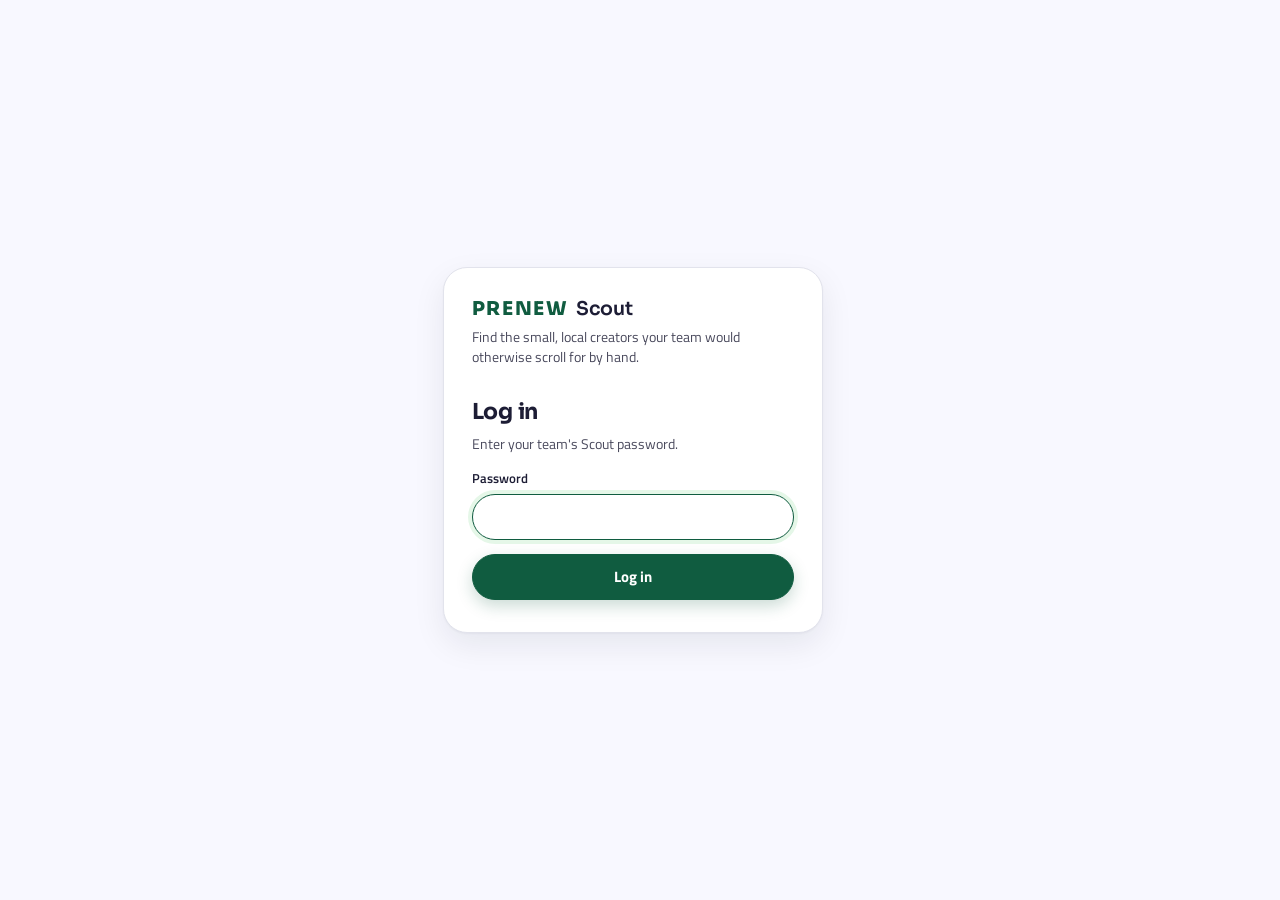
<file: static/login.html>
<!doctype html>
<html lang="en" data-ui="modern">
<head>
  <meta charset="utf-8">
  <meta name="viewport" content="width=device-width, initial-scale=1">
  <title>Prenew Scout · Log in</title>
  <meta name="description" content="Find the small, local creators your team would otherwise scroll for by hand, scored with the evidence behind every number.">
  <meta name="theme-color" content="#105c40">
  <meta property="og:title" content="Prenew Scout">
  <meta property="og:description" content="Find the small, local creators your team would otherwise scroll for by hand, scored with the evidence behind every number.">
  <meta property="og:image" content="/static/og.png">
  <meta property="og:type" content="website">
  <meta name="twitter:card" content="summary_large_image">
  <link rel="icon" href="/static/favicon.svg" type="image/svg+xml">
  <script>
    try { document.documentElement.dataset.theme = localStorage.getItem("scout.theme") === "dark" ? "dark" : "light"; }
    catch { document.documentElement.dataset.theme = "light"; }
  </script>
  <link rel="preconnect" href="https://fonts.googleapis.com">
  <link rel="preconnect" href="https://fonts.gstatic.com" crossorigin>
  <link href="https://fonts.googleapis.com/css2?family=Sora:wght@500;600;700;800&family=Titillium+Web:wght@400;600;700&display=swap" rel="stylesheet">
  <link rel="stylesheet" href="/static/app.css">
</head>
<body class="login-page">
  <form class="login-card" id="login-form">
    <span class="brand-name"><span class="brand-co">prenew </span>Scout</span>
    <p class="login-tag">Find the small, local creators your team would otherwise scroll for by hand.</p>
    <h1>Log in</h1>
    <p class="hint">Enter your team's Scout password.</p>
    <input type="text" name="username" value="Prenew Scout" autocomplete="username" hidden>
    <label class="login-field">Password
      <input type="password" id="password" name="password" autocomplete="current-password" required autofocus>
    </label>
    <button class="btn primary" type="submit" id="login-btn">Log in</button>
    <p class="login-error" id="login-error" role="alert" hidden></p>
  </form>
  <script>
    const form = document.getElementById("login-form");
    const error = document.getElementById("login-error");
    const button = document.getElementById("login-btn");
    form.addEventListener("submit", async (e) => {
      e.preventDefault();
      button.disabled = true;
      error.hidden = true;
      try {
        const r = await fetch("/api/login", {
          method: "POST",
          headers: { "Content-Type": "application/json" },
          body: JSON.stringify({ password: document.getElementById("password").value }),
        });
        if (r.ok) return location.replace("/");
        let message = "Wrong password";
        try { message = (await r.json()).detail || message; } catch { /* not JSON */ }
        error.textContent = message;
      } catch {
        error.textContent = "Can't reach Scout. Check your connection and try again.";
      }
      error.hidden = false;
      button.disabled = false;
      document.getElementById("password").select();
    });
  </script>
</body>
</html>
</file>
<file: static/app.css>
:root {
  --bg: #f6f5f1;
  --surface: #ffffff;
  --surface-2: #eeede8;
  --text: #16161a;
  --muted: #6c6c75;
  --line: #e3e1da;
  --accent: #ff4d2e;
  --accent-ink: #ffffff;
  --accent-soft: #fdece8;
  --good: #16a34a;
  --good-bg: #e6f5eb;
  --good-ink: #166534;
  --warn: #b7791f;
  --warn-bg: #fbf1dc;
  --warn-ink: #7c5300;
  --bad: #dc2626;
  --low-bg: #efefec;
  --sel: #eef3ff;
  --shadow: 0 1px 2px rgba(20, 20, 30, .05), 0 10px 28px rgba(20, 20, 30, .10);
  --yt: #ff0033;
  --ig: #d62976;
  --radius: 12px;
  --font-display: "Bangers", "Inter", system-ui, sans-serif;  /* comic/game titles; body text stays plain */
  --pop: 3px 3px 0 var(--text);  /* the comic-book offset shadow */
  --top: 56px;
  --viz-1: #2a78d6;    /* chart data (validated for light and dark surfaces) */
  --viz-muted: #8a8a93;
}

/* Dark only when chosen with the theme switch (html[data-theme="dark"]); light projects better, so it's the default */
:root[data-theme="dark"] {
  --bg: #111113;
  --surface: #19191c;
  --surface-2: #232327;
  --text: #efeff2;
  --muted: #a0a0aa;
  --line: #2e2e34;
  --accent-soft: #3a1d17;
  --good-bg: #16301f;
  --good-ink: #86efac;
  --warn-bg: #3a2c10;
  --warn-ink: #fcd34d;
  --low-bg: #2a2a2f;
  --sel: #1d2437;
  --shadow: 0 1px 2px rgba(0, 0, 0, .3), 0 10px 28px rgba(0, 0, 0, .45);
  --viz-1: #3987e5;
}

* { box-sizing: border-box; }
html, body { margin: 0; }
body {
  font-family: "Inter", "Segoe UI", system-ui, -apple-system, sans-serif;
  background: var(--bg);
  color: var(--text);
  font-size: 14.5px;
  line-height: 1.5;
  -webkit-font-smoothing: antialiased;
}
button, input, select, textarea { font: inherit; color: inherit; }
a { color: inherit; }
[hidden] { display: none !important; }
.ico { width: 16px; height: 16px; flex: none; }
.muted { color: var(--muted); }
.small { font-size: 12.5px; }
.spacer { flex: 1; }
kbd {
  font-family: inherit; font-size: 11px; color: var(--muted); border: 1px solid var(--line); border-bottom-width: 2px;
  border-radius: 5px; padding: 0 5px; background: var(--surface);
}

/* ---------- Top bar ---------- */
.topbar { position: sticky; top: 0; z-index: 20; background: var(--surface); border-bottom: 1px solid var(--line); }
.topbar-inner { max-width: 1440px; margin: 0 auto; height: var(--top); display: flex; align-items: center; gap: 24px; padding: 0 24px; }
.brand { display: flex; align-items: center; gap: 10px; text-decoration: none; }
.brand-mark {
  width: 32px; height: 32px; border-radius: 9px; display: grid; place-items: center;
  background: var(--accent); color: #fff; font-family: var(--font-display); font-size: 22px;
  transform: rotate(-6deg); box-shadow: 2px 2px 0 var(--text); transition: transform .2s;
}
.brand:hover .brand-mark { transform: rotate(8deg) scale(1.08); }
.brand-name { font-family: var(--font-display); font-size: 27px; letter-spacing: 1.5px; line-height: 1; text-transform: uppercase; }
.brand-co { display: none; }  /* "prenew" shows only in the modern look */
.tabs { display: flex; gap: 2px; }
.tab {
  border: 0; background: none; padding: 7px 12px; border-radius: 8px; cursor: pointer;
  font-weight: 600; color: var(--muted); display: flex; align-items: center; gap: 6px;
}
.tab:hover, .tab.on { color: var(--text); background: var(--surface-2); }
.count {
  min-width: 18px; height: 18px; padding: 0 5px; border-radius: 9px; font-size: 11px; font-weight: 700;
  display: inline-grid; place-items: center; background: var(--text); color: var(--bg);
}
.company-menu { margin-left: auto; position: relative; }
.company-btn {
  display: flex; align-items: center; gap: 6px; border: 1px solid var(--line); background: var(--surface);
  padding: 6px 10px 6px 12px; border-radius: 8px; cursor: pointer; font-weight: 600;
}
.company-btn:hover { border-color: var(--muted); }
.menu {
  position: absolute; right: 0; top: calc(100% + 6px); min-width: 240px; padding: 5px; z-index: 50;
  background: var(--surface); border: 1px solid var(--line); border-radius: 10px; box-shadow: var(--shadow);
}
.menu button {
  width: 100%; text-align: left; border: 0; background: none; padding: 8px 10px; border-radius: 7px;
  cursor: pointer; display: flex; align-items: center; gap: 8px;
}
.menu button:hover { background: var(--surface-2); }
.menu .sep { height: 1px; background: var(--line); margin: 5px 4px; }
.menu .check-mark { margin-left: auto; color: var(--accent); font-weight: 700; }

.icon-btn {
  width: 34px; height: 34px; border-radius: 8px; border: 1px solid var(--line); background: var(--surface);
  display: grid; place-items: center; cursor: pointer; color: var(--muted); flex: none;
}
.icon-btn:hover:not(:disabled) { color: var(--text); border-color: var(--muted); }
.icon-btn:disabled { opacity: .35; cursor: default; }
.icon-btn.small { width: 28px; height: 28px; border-radius: 7px; }

.setup-warning {
  max-width: 1392px; margin: 14px auto 0; padding: 8px 10px 8px 14px; border-radius: 10px;
  background: var(--accent-soft); border: 1px solid var(--accent); font-size: 13.5px;
  width: calc(100% - 48px); display: flex; align-items: center; justify-content: space-between; gap: 12px;
}

/* ---------- Buttons, chips, inputs ---------- */
.btn {
  display: inline-flex; align-items: center; justify-content: center; gap: 6px; cursor: pointer;
  border: 1px solid var(--line); background: var(--surface); padding: 8px 14px; border-radius: 8px;
  font-weight: 600; text-decoration: none; white-space: nowrap; font-size: 13.5px;
}
.btn:hover:not(:disabled) { border-color: var(--muted); }
.btn:disabled { opacity: .55; cursor: not-allowed; }
.btn.primary {
  background: var(--accent); border-color: var(--text); color: var(--accent-ink); box-shadow: var(--pop);
  transition: transform .08s, box-shadow .08s;
}
.btn.primary:hover:not(:disabled) { transform: translate(-1px, -1px); box-shadow: 4px 4px 0 var(--text); }
.btn.primary:active:not(:disabled) { transform: translate(2px, 2px); box-shadow: 1px 1px 0 var(--text); }
.btn.dark { background: var(--text); border-color: var(--text); color: var(--bg); }
.btn.accent { border-color: var(--accent); color: var(--accent); }
.btn.accent .ico { color: var(--accent); }
.btn.link { border: 0; background: none; padding: 4px 2px; color: var(--muted); text-decoration: underline; font-weight: 500; }
.btn.link:hover { color: var(--text); }
.btn.small { padding: 5px 10px; font-size: 12.5px; border-radius: 7px; }
.btn.danger { color: var(--bad); }

.chips { display: flex; flex-wrap: wrap; gap: 6px; }
.chip {
  display: inline-flex; align-items: center; gap: 5px; border: 1px solid var(--line); background: var(--surface);
  height: 28px; padding: 0 11px; border-radius: 999px; cursor: pointer; font-size: 13px; font-weight: 500; white-space: nowrap;
}
.chip:hover { border-color: var(--muted); }
.chip.on { background: var(--text); color: var(--bg); border-color: var(--text); }
.chip:disabled { opacity: .45; cursor: not-allowed; }
.chip.ghost { border-style: dashed; color: var(--muted); background: none; }
.chip.ghost:hover { color: var(--text); border-color: var(--text); }
.chip .x-mark { opacity: .6; font-size: 14px; line-height: 1; }
.small-chip { height: 26px; padding: 0 10px; font-size: 12.5px; }
.chip-select {
  height: 28px; border: 1px dashed var(--line); border-radius: 999px; padding: 0 10px; background: none; color: var(--muted);
  font-size: 13px; cursor: pointer;
}
.chip-select:hover { color: var(--text); border-color: var(--text); }
#market-add { max-width: 140px; }
select { border: 1px solid var(--line); background: var(--surface); border-radius: 8px; padding: 6px 8px; cursor: pointer; }
/* The open list of a dropdown. Chrome paints it with the select's own colours, so a see-through select (the
   dashed "+ All markets" picker) showed light grey names on a white list in dark mode. */
select option { background-color: var(--surface); color: var(--text); }
input[type=range] { accent-color: var(--accent); width: 100%; }
.check { display: flex; align-items: center; gap: 7px; font-size: 13.5px; cursor: pointer; }
.check input { width: 15px; height: 15px; accent-color: var(--accent); }
.hint { font-size: 12.5px; color: var(--muted); display: flex; align-items: center; gap: 6px; margin: 0; }

.seg { display: inline-flex; border: 1px solid var(--line); border-radius: 8px; overflow: hidden; background: var(--surface); }
.seg button {
  border: 0; background: none; padding: 0 11px; height: 28px; cursor: pointer; font-size: 13px; font-weight: 500;
  display: inline-flex; align-items: center; gap: 5px; color: var(--muted);
}
.seg button + button { border-left: 1px solid var(--line); }
.seg button:hover { color: var(--text); }
.seg button.on { background: var(--text); color: var(--bg); }
.seg button .ico { width: 14px; height: 14px; }
.seg.small button { height: 26px; font-size: 12.5px; }

/* ---------- Page ---------- */
.page { max-width: 1440px; margin: 0 auto; padding: 20px 24px 60px; transition: margin .15s; }

.searchbox { display: flex; flex-direction: column; gap: 10px; }
.search-row { display: flex; gap: 10px; align-items: stretch; }
.search-wrap { flex: 1; position: relative; min-width: 0; }
.search {
  display: flex; align-items: center; gap: 10px; padding: 0 14px; height: 44px;
  background: var(--surface); border: 1px solid var(--line); border-radius: 10px;
  transition: border-color .15s, box-shadow .15s;
}
.search:focus-within { border-color: var(--text); box-shadow: 0 0 0 3px var(--surface-2); }
.search .ico { color: var(--muted); }
.search input { flex: 1; border: 0; outline: 0; background: none; font-size: 15px; min-width: 0; }
.search-row > .btn { height: 44px; padding: 0 20px; font-family: var(--font-display); font-size: 20px; font-weight: 400; letter-spacing: 1px; }
.understood { margin: -2px 0 0; font-size: 13px; display: flex; flex-wrap: wrap; align-items: center; gap: 4px 6px; }
.understood .dot-sep { color: var(--muted); }
.understood .thinking { display: inline-flex; align-items: center; gap: 6px; color: var(--muted); }

.recent {
  position: absolute; left: 0; right: 0; top: calc(100% + 4px); z-index: 45; padding: 5px;
  background: var(--surface); border: 1px solid var(--line); border-radius: 10px; box-shadow: var(--shadow);
}
.recent-head { font-size: 11.5px; font-weight: 600; color: var(--muted); padding: 4px 8px; text-transform: uppercase; letter-spacing: .04em; }
.recent button {
  width: 100%; border: 0; background: none; text-align: left; padding: 7px 8px; border-radius: 7px; cursor: pointer;
  display: flex; justify-content: space-between; gap: 12px;
}
.recent button:hover { background: var(--surface-2); }
.recent small { color: var(--muted); white-space: nowrap; }

/* Filter bar: one wrapping row */
.filterbar { display: flex; flex-wrap: wrap; align-items: center; gap: 8px 20px; }
.fgroup { display: flex; align-items: center; gap: 7px; min-width: 0; }
.fgroup.push { margin-left: auto; }
.flabel { font-size: 12px; font-weight: 600; color: var(--muted); }
.fbody { display: flex; flex-wrap: wrap; align-items: center; gap: 5px; }
.fbtn {
  height: 28px; display: inline-flex; align-items: center; gap: 5px; padding: 0 9px 0 11px; border-radius: 8px;
  border: 1px solid var(--line); background: var(--surface); cursor: pointer; font-size: 13px; font-weight: 500;
}
.fbtn:hover { border-color: var(--muted); }
.fbtn.on { border-color: var(--text); }
.fbtn .count { background: var(--accent); color: #fff; }

.pop-anchor { position: relative; display: inline-flex; }
.pop {
  position: absolute; left: 0; top: calc(100% + 6px); z-index: 40; min-width: 320px; padding: 14px;
  background: var(--surface); border: 1px solid var(--line); border-radius: 12px; box-shadow: var(--shadow);
  display: flex; flex-direction: column; gap: 10px;
}
.pop-right { left: auto; right: 0; }
.pop.wide { width: min(720px, calc(100vw - 32px)); display: grid; grid-template-columns: 1fr 1fr; gap: 16px 28px; }
.pop-foot { grid-column: 1 / -1; display: flex; justify-content: flex-end; border-top: 1px solid var(--line); padding-top: 8px; }
.pop-input {
  border: 1px solid var(--line); background: var(--bg); border-radius: 8px; padding: 7px 10px; outline: none; width: 100%;
}
.pop-input:focus { border-color: var(--text); }
#tag-pop { width: 360px; }
.adv-group { display: flex; flex-direction: column; gap: 12px; min-width: 0; }
.adv-group h5 { margin: 0; font-size: 13px; }
.adv-row { display: grid; grid-template-columns: 1fr 1fr; gap: 10px; }
.adv-field { display: flex; flex-direction: column; gap: 6px; min-width: 0; }
.adv-field select { width: 100%; }
.adv-group > .check { align-items: flex-start; }
.adv-group > .check input { margin-top: 2px; }
.adv-label { font-size: 12px; font-weight: 600; color: var(--muted); }
.adv-label b { color: var(--text); }
.toggles { display: grid; grid-template-columns: 1fr 1fr; gap: 6px; }

/* Size slider (log-ish stops from 0 to 5M+) */
.range { position: relative; height: 26px; }
.range-track {
  position: absolute; left: 9px; right: 9px; top: 50%; height: 4px; transform: translateY(-50%);
  background: var(--surface-2); border-radius: 2px;
}
.range-track i { position: absolute; top: 0; bottom: 0; background: var(--accent); border-radius: 2px; }
.range input[type=range] {
  position: absolute; inset: 0; width: 100%; height: 26px; margin: 0; background: none;
  pointer-events: none; -webkit-appearance: none; appearance: none;
}
.range input[type=range]::-webkit-slider-runnable-track { background: none; height: 26px; }
.range input[type=range]::-webkit-slider-thumb {
  pointer-events: auto; -webkit-appearance: none; appearance: none; width: 18px; height: 18px; margin-top: 4px;
  border-radius: 50%; background: var(--surface); border: 2px solid var(--text); cursor: grab;
}
.range input[type=range]::-moz-range-thumb {
  pointer-events: auto; width: 14px; height: 14px; border-radius: 50%; background: var(--surface);
  border: 2px solid var(--text); cursor: grab;
}
.range-scale { position: relative; height: 14px; margin: 0 9px; font-size: 11px; color: var(--muted); }
.range-scale span { position: absolute; transform: translateX(-50%); }
.range-scale span:nth-child(1) { left: 0; }
.range-scale span:nth-child(2) { left: 33.33%; }
.range-scale span:nth-child(3) { left: 58.33%; }
.range-scale span:nth-child(4) { left: 83.33%; }
.range-scale span:nth-child(5) { left: 100%; }

/* ---------- Search progress ---------- */
.job {
  margin-top: 16px; padding: 14px 16px; border-radius: 14px; background: var(--surface);
  border: 1.5px solid var(--text); box-shadow: 4px 4px 0 var(--text);
}
.job-top { display: flex; align-items: center; gap: 10px; flex-wrap: wrap; }
.job-top strong { font-size: 13.5px; }
.job-top .muted { font-size: 13px; }
.jdot { width: 8px; height: 8px; border-radius: 50%; background: var(--muted); }
.jdot.done { background: var(--good); }
.jdot.error { background: var(--bad); }
.bar { height: 4px; background: var(--surface-2); border-radius: 2px; overflow: hidden; margin: 10px 0 6px; }
.bar i { display: block; height: 100%; background: var(--accent); border-radius: 2px; transition: width .6s ease; }
.job details summary { cursor: pointer; font-size: 12.5px; color: var(--muted); }
.steps { list-style: none; margin: 8px 0 0; padding: 0; display: flex; flex-direction: column; gap: 4px; font-size: 12.5px; }
.steps li { display: flex; align-items: center; gap: 6px; color: var(--muted); }
.steps li em { font-style: normal; opacity: .85; }
.steps .dot { width: 7px; height: 7px; border-radius: 50%; background: var(--line); flex: none; }
.steps .running { color: var(--text); }
.steps .running .dot { background: var(--accent); animation: pulse 1s infinite; }
.steps .done .dot { background: var(--good); }
.steps .error .dot { background: var(--bad); }
.steps .error { color: var(--bad); }
.steps .skipped { opacity: .65; }
.err-line { color: var(--bad); margin: 8px 0 0; font-size: 13px; }
.spinner {
  display: inline-block; width: 14px; height: 14px; border-radius: 50%; border: 2px solid var(--surface-2);
  border-top-color: var(--accent); animation: spin .8s linear infinite; flex: none;
}
@keyframes spin { to { transform: rotate(360deg); } }
@keyframes pulse { 50% { opacity: .3; } }

/* ---------- Results ---------- */
.results-head { display: flex; align-items: center; gap: 12px; margin: 18px 0 10px; font-size: 13.5px; color: var(--muted); flex-wrap: wrap; }
.results-head > span:first-child { flex: 1; display: flex; align-items: center; gap: 6px; flex-wrap: wrap; }
.results-head b { color: var(--text); }
.sort { display: flex; align-items: center; gap: 6px; }
.downloads { display: inline-flex; gap: 6px; }

.table-wrap { overflow-x: auto; background: var(--surface); border: 1px solid var(--line); border-radius: var(--radius); }
table { width: 100%; border-collapse: collapse; font-size: 13.5px; }
th {
  text-align: left; font-size: 11.5px; letter-spacing: .02em; color: var(--muted); font-weight: 600;
  padding: 10px 12px; border-bottom: 1px solid var(--line); white-space: nowrap; background: var(--surface);
}
th .ico { width: 14px; height: 14px; vertical-align: -2px; }
td { padding: 10px 12px; border-bottom: 1px solid var(--line); vertical-align: middle; white-space: nowrap; }
tr:last-child td { border-bottom: 0; }
.list tbody tr { cursor: pointer; }
.list tbody tr:hover { background: var(--bg); }
.list tbody tr.sel { background: var(--sel); }
.list tbody tr.open { background: var(--accent-soft); }
.list tbody tr.cur td:first-child { box-shadow: inset 2px 0 0 var(--accent); }
.num { text-align: right; font-variant-numeric: tabular-nums; }
th.num { text-align: right; }
.c-sel { width: 34px; padding-right: 0; }
.c-sel input { width: 15px; height: 15px; accent-color: var(--accent); cursor: pointer; }
.c-who { width: 100%; max-width: 0; }
.c-icon { width: 34px; text-align: center; padding-left: 4px; padding-right: 4px; }
.c-mkt { color: var(--muted); font-size: 13px; }
.trend { font-size: 12px; margin-left: 4px; }
.legend {
  display: flex; flex-wrap: wrap; gap: 4px 18px; margin: -2px 0 10px; font-size: 12.5px; color: var(--muted);
}
.legend b { color: var(--text); font-weight: 600; }
.legend-ring { display: inline-flex; align-items: center; gap: 5px; }
.legend-ring .ring { --rs: 20px; --rw: 4; }
.legend-ring .ring b { display: none; }
.who { display: flex; align-items: center; gap: 10px; min-width: 0; }
.who-text { min-width: 0; flex: 1; }
.who-name { display: flex; align-items: center; gap: 6px; min-width: 0; }
.who-name b { font-weight: 600; overflow: hidden; text-overflow: ellipsis; }
.who-sum { color: var(--muted); font-size: 12.5px; overflow: hidden; text-overflow: ellipsis; margin-top: 1px; }
.av, .initials { width: 36px; height: 36px; border-radius: 50%; object-fit: cover; flex: none; background: var(--surface-2); }
.initials { display: inline-grid; place-items: center; color: #fff; font-weight: 700; font-size: 12px; }
.plat { display: inline-grid; place-items: center; flex: none; }
.plat .ico { width: 14px; height: 14px; }
.plat-youtube { color: var(--yt); }
.plat-instagram { color: var(--ig); }
.mail { color: var(--muted); display: inline-grid; }
.up { color: var(--good); }
.down { color: var(--bad); }

/* Score rings: the circle fills up to the score; green / amber / grey like the scores; dashed track = quick estimate */
.ring { --rs: 34px; --rw: 3.4; position: relative; display: inline-grid; place-items: center; width: var(--rs); height: var(--rs); flex: none; vertical-align: middle; }
.ring-sm { --rs: 42px; --rw: 3.2; }
.ring-lg { --rs: 68px; --rw: 3; }
.ring svg { position: absolute; inset: 0; width: 100%; height: 100%; transform: rotate(-90deg); overflow: visible; }
.ring-track { fill: none; stroke: var(--line); stroke-width: var(--rw); }
.ring-bar { fill: none; stroke: #a1a1aa; stroke-width: var(--rw); stroke-linecap: round; }
.ring-hi .ring-bar { stroke: var(--good); }
.ring-mid .ring-bar { stroke: var(--warn); }
.ring-lo .ring-bar { stroke: #a1a1aa; }
.ring.quick .ring-track { stroke: var(--quick-track, #c9c7c1); stroke-dasharray: 2 2.6; }
.ring.low { opacity: .7; }
.ring b { position: relative; font-weight: 800; font-size: calc(var(--rs) * .34); letter-spacing: -.02em; font-variant-numeric: tabular-nums; line-height: 1; }
.ring-lg b { font-size: 24px; }
.d-scores .ring-bar { animation: ring-in .8s ease-out; }
@keyframes ring-in { from { stroke-dasharray: 0 100; } }
.s-hi { background: var(--good-bg); color: var(--good-ink); }
.s-mid { background: var(--warn-bg); color: var(--warn-ink); }
.s-lo, .s-none { background: var(--low-bg); color: var(--muted); }

.tag {
  display: inline-flex; align-items: center; height: 18px; padding: 0 6px; border-radius: 5px; font-size: 11px;
  font-weight: 600; background: var(--surface-2); color: var(--muted); white-space: nowrap; flex: none;
}
.tag.partner { background: var(--good-bg); color: var(--good-ink); }
.tag.gem { background: #e8efff; color: #1d4ed8; }
.tag.deep { background: var(--text); color: var(--bg); }
:root[data-theme="dark"] .tag.gem { background: #1e2a4a; color: #93b4ff; }

.star { border: 0; background: none; cursor: pointer; color: var(--muted); display: inline-grid; place-items: center; padding: 3px; border-radius: 6px; }
.star:hover { color: var(--text); background: var(--surface-2); }
.star.on { color: var(--accent); }

/* Posters: the creator's image, Fit and Quality on it, a summary on hover */
.posters { display: grid; grid-template-columns: repeat(auto-fill, minmax(178px, 1fr)); gap: 26px 18px; }
.card { cursor: pointer; outline: none; min-width: 0; }
.cover {
  position: relative; aspect-ratio: 3 / 4; border-radius: var(--radius); overflow: hidden; background: var(--surface-2);
  box-shadow: 0 1px 2px rgba(0, 0, 0, .08); transition: transform .18s ease, box-shadow .18s ease;
}
.card:hover .cover, .card:focus-visible .cover, .card.cur .cover { transform: translateY(-4px) rotate(-.6deg); box-shadow: 5px 5px 0 var(--text); }
.card.open .cover { outline: 3px solid var(--accent); outline-offset: 2px; }
.cover img { width: 100%; height: 100%; object-fit: cover; display: block; }
.cover .initials, .d-cover .initials {
  width: 100%; height: 100%; border-radius: 0; font-family: var(--font-display); font-weight: 400; font-size: 56px;
  color: rgba(255, 255, 255, .92); letter-spacing: 2px;
}
.cover .plat, .d-cover .plat {
  position: absolute; top: 8px; left: 8px; width: 28px; height: 28px; border-radius: 8px; z-index: 2;
  display: grid; place-items: center; background: rgba(255, 255, 255, .94); box-shadow: 0 1px 3px rgba(0, 0, 0, .2);
}
.cover .plat .ico, .d-cover .plat .ico { width: 16px; height: 16px; }
.plat-tiktok { color: var(--text); }
.plat-twitch { color: #9146ff; }
.cover .plat-tiktok, .d-cover .plat-tiktok { color: #111; }  /* on the white chips over pictures */
.pills { position: absolute; top: 8px; right: 8px; z-index: 2; display: flex; flex-direction: column; align-items: flex-end; gap: 5px; }
.pill-score {
  display: inline-flex; align-items: center; gap: 6px; padding: 2px 10px 2px 2px; border-radius: 999px; color: #16161a;
  background: #fff; border: 1.5px solid #16161a; box-shadow: 2px 2px 0 #16161a;
}
.pill-score .ring { --rs: 30px; --rw: 3.6; }
.pill-score .ring-track { stroke: #e3e1da; }
.pill-score small { font-size: 9.5px; font-weight: 800; letter-spacing: .06em; text-transform: uppercase; }
.badges { position: absolute; bottom: 9px; right: 8px; z-index: 2; display: flex; gap: 5px; }
.badge {
  height: 26px; min-width: 26px; padding: 0 6px; border-radius: 13px; display: grid; place-items: center; border: 0;
  background: rgba(255, 255, 255, .94); color: #111; font-size: 13px; font-weight: 700; box-shadow: 0 1px 3px rgba(0, 0, 0, .2);
}
.badge.star { cursor: pointer; color: #6c6c75; }
.badge.star:hover { color: var(--accent); transform: scale(1.1); }
.badge.star.on { color: var(--accent); }
.badge .ico { width: 15px; height: 15px; }
.hover {
  position: absolute; inset: 0; z-index: 1; padding: 82px 12px 44px; color: #fff; display: flex; flex-direction: column;
  justify-content: flex-end; gap: 7px; opacity: 0; transition: opacity .18s ease;
  background: linear-gradient(to top, rgba(12, 12, 18, .96) 0%, rgba(12, 12, 18, .88) 55%, rgba(12, 12, 18, .35) 100%);
}
.card:hover .hover, .card:focus-visible .hover { opacity: 1; }
.hover p { margin: 0; font-size: 13px; line-height: 1.4; }
.hover p:first-child { display: -webkit-box; -webkit-line-clamp: 2; -webkit-box-orient: vertical; overflow: hidden; flex: none; }
.hover .games { font-size: 12px; font-weight: 600; opacity: .92; }
.hover .games .up { color: #4ade80; }
.hover .games .down { color: #f87171; }
.hover .more { font-size: 11.5px; font-weight: 700; opacity: .8; }
.meta { padding: 9px 2px 0; }
.meta h3 { margin: 0; font-size: 15px; font-weight: 800; white-space: nowrap; overflow: hidden; text-overflow: ellipsis; }
.meta p { margin: 2px 0 0; font-size: 12.5px; color: var(--muted); white-space: nowrap; overflow: hidden; text-overflow: ellipsis; }

.empty { text-align: center; padding: 48px 20px; background: var(--surface); border: 1px dashed var(--line); border-radius: var(--radius); }
.empty h2 { font-family: var(--font-display); font-weight: 400; font-size: 34px; letter-spacing: 1px; margin: 0 0 8px; }
.empty p { max-width: 520px; margin: 0 auto 16px; color: var(--muted); }

.pager { display: flex; justify-content: center; flex-wrap: wrap; gap: 4px; margin: 20px 0 8px; }
.pager button {
  min-width: 32px; height: 32px; padding: 0 10px; border-radius: 7px; border: 1px solid var(--line);
  background: var(--surface); cursor: pointer; font-weight: 600; font-size: 13px;
}
.pager button:hover:not(:disabled) { border-color: var(--text); }
.pager button.cur { background: var(--text); color: var(--bg); border-color: var(--text); }
.pager button:disabled { opacity: .4; cursor: default; }
.pager .gap { align-self: center; color: var(--muted); padding: 0 4px; }
.kbd-help { text-align: center; color: var(--muted); font-size: 12px; margin: 14px 0 0; }
.kbd-help kbd { margin: 0 1px; }

/* Bulk bar */
.bulkbar {
  position: fixed; left: 50%; bottom: 20px; transform: translateX(-50%); z-index: 35;
  display: flex; align-items: center; gap: 8px; padding: 8px 10px 8px 14px; border-radius: 12px;
  background: var(--surface); border: 1px solid var(--line); box-shadow: var(--shadow); font-size: 13.5px;
}
.bulkbar .menu-pop { top: auto; bottom: calc(100% + 8px); }

.menu-pop {
  position: absolute; top: calc(100% + 6px); left: 0; z-index: 60; min-width: 220px; padding: 5px;
  background: var(--surface); border: 1px solid var(--line); border-radius: 10px; box-shadow: var(--shadow);
  display: flex; flex-direction: column;
}
.menu-pop .menu-head { font-size: 12px; font-weight: 600; padding: 6px 8px; }
.menu-pop button { border: 0; background: none; text-align: left; padding: 7px 8px; border-radius: 7px; cursor: pointer; }
.menu-pop button:hover, .menu-pop button:focus { background: var(--surface-2); outline: none; }

/* ---------- Creator details (centered window) ---------- */
.dlg.dlg-detail { width: min(1040px, calc(100vw - 32px)); padding: 0; border: 2px solid var(--text); box-shadow: 8px 8px 0 var(--text); }
.d-grid { display: grid; grid-template-columns: 250px 1fr; gap: 0; }
.d-aside { position: sticky; top: 0; align-self: start; padding: 22px 0 22px 22px; display: flex; flex-direction: column; gap: 12px; }
.d-cover {
  position: relative; aspect-ratio: 3 / 4; border-radius: 14px; overflow: hidden; background: var(--surface-2);
  border: 2px solid var(--text); box-shadow: 5px 5px 0 var(--text); transform: rotate(-1.2deg);
}
.d-cover img { width: 100%; height: 100%; object-fit: cover; display: block; }
.d-actions { flex-direction: column; align-items: stretch; padding: 6px 0 0; }
.d-actions .btn { justify-content: center; }
.d-main { min-width: 0; }
.d-head {
  position: sticky; top: 0; z-index: 3; display: flex; align-items: flex-start; gap: 14px; padding: 22px 24px 12px;
  background: var(--surface); border-bottom: 1px solid var(--line);
}
.d-title { flex: 1; min-width: 0; }
.d-title h2 { margin: 0; font-family: var(--font-display); font-weight: 400; font-size: 34px; letter-spacing: 1px; line-height: 1.05; }
.d-sub { display: flex; flex-wrap: wrap; align-items: center; gap: 4px 12px; color: var(--muted); font-size: 13.5px; margin-top: 6px; }
.d-sub a { color: var(--text); }
.plat-inline { display: inline-grid; place-items: center; }
.plat-inline .ico { width: 15px; height: 15px; }
.plat-inline.plat-youtube { color: var(--yt); }
.d-badges { display: flex; flex-wrap: wrap; gap: 5px; margin-top: 8px; }
.d-badges:empty { display: none; }
.d-nav { display: flex; gap: 4px; }
.p-actions { position: relative; display: flex; align-items: center; flex-wrap: wrap; gap: 8px; }
.p-actions .menu-pop { top: calc(100% + 4px); }
.d-body { padding: 20px 24px 28px; display: flex; flex-direction: column; gap: 18px; }
.d-lead { margin: 0; font-size: 16px; line-height: 1.5; }
.deep-notes { display: grid; grid-template-columns: 76px 1fr; gap: 6px 12px; margin: -4px 0 0; font-size: 14px; }
.deep-notes dt { color: var(--muted); font-weight: 600; }
.deep-notes dd { margin: 0; }

.d-scores { display: grid; grid-template-columns: 1fr 1fr; gap: 12px; }
.scorecard { display: flex; align-items: center; gap: 14px; padding: 14px 16px; border: 1px solid var(--line); border-radius: 12px; }
.scorecard strong { display: block; font-family: var(--font-display); font-weight: 400; font-size: 22px; letter-spacing: .6px; line-height: 1.1; }
.scorecard small { color: var(--muted); font-size: 12.5px; line-height: 1.35; display: block; margin-top: 2px; }
.glance { display: grid; grid-template-columns: repeat(4, 1fr); border: 1px solid var(--line); border-radius: 12px; }
.glance > div { padding: 10px 14px; display: flex; flex-direction: column; gap: 2px; }
.glance > div + div { border-left: 1px solid var(--line); }
.glance > div > span { font-size: 12px; color: var(--muted); }
.glance b { font-size: 16px; font-variant-numeric: tabular-nums; }
.procon { display: grid; grid-template-columns: 1fr 1fr; gap: 12px; }
.procon > div { padding: 12px 14px; border-radius: 12px; background: var(--bg); }
.procon h5 { margin: 0 0 6px; font-size: 13px; }
.procon ul { margin: 0; padding: 0; list-style: none; display: flex; flex-direction: column; gap: 5px; }
.procon li { position: relative; padding-left: 18px; font-size: 13.5px; line-height: 1.4; }
.procon li::before { position: absolute; left: 0; font-weight: 700; }
.procon li.plus::before { content: "+"; color: var(--good); }
.procon li.minus::before { content: "−"; color: var(--bad); }
.procon li.unknown { color: var(--muted); }
.procon li.unknown::before { content: "?"; color: var(--muted); }

/* Hover explanations */
.tip {
  position: fixed; z-index: 1000; max-width: 340px; padding: 9px 11px; border-radius: 9px; pointer-events: none;
  background: #1c1c21; color: #f4f4f6; font-size: 12.5px; line-height: 1.4; box-shadow: 0 8px 24px rgba(0, 0, 0, .25);
  display: flex; flex-direction: column; gap: 3px;
}
.tip-head { font-weight: 700; margin-bottom: 1px; }
.tip-line { display: grid; grid-template-columns: 12px 1fr; gap: 4px; }
.tip-line:not(.plus):not(.minus):not(.unknown) { display: block; }
.tip-line > span { font-weight: 700; }
.tip-line.plus > span { color: #4ade80; }
.tip-line.minus > span { color: #f87171; }
.tip-line.unknown { color: #b4b4bd; }
[data-tip] { cursor: help; }
.list tbody tr [data-tip], .card [data-tip] { cursor: pointer; }
.contact-line { display: flex; flex-wrap: wrap; align-items: center; gap: 8px; font-size: 13.5px; }
.contact-line > .ico { color: var(--muted); }
.contact-line code { background: var(--surface-2); padding: 4px 8px; border-radius: 6px; font-size: 13px; }

.videos h5 { margin: 0 0 8px; font-size: 13px; }
.vids { display: grid; grid-template-columns: repeat(3, 1fr); gap: 10px; }
.vids-tiktok, .vids-instagram { grid-template-columns: repeat(6, 1fr); }
.vid {
  position: relative; display: block; padding: 0; border: 2px solid transparent; border-radius: 10px; overflow: hidden;
  background: var(--surface-2); cursor: pointer; aspect-ratio: 16 / 9; transition: transform .12s, border-color .12s;
}
.vids-tiktok .vid, .vids-instagram .vid { aspect-ratio: 3 / 4; }
.vid:hover { transform: translateY(-2px); border-color: var(--text); }
.vid.playing { border-color: var(--accent); }
.vid img { width: 100%; height: 100%; object-fit: cover; display: block; }
.vid-title { position: absolute; inset: 0; padding: 8px; font-size: 11.5px; color: var(--muted); overflow: hidden; text-align: left; }
.vid-play {
  position: absolute; left: 50%; top: 50%; transform: translate(-50%, -50%); width: 34px; height: 34px; border-radius: 50%;
  display: grid; place-items: center; background: rgba(0, 0, 0, .6); color: #fff; font-size: 13px; padding-left: 2px;
  opacity: .85; transition: opacity .12s, transform .12s;
}
.vid:hover .vid-play { opacity: 1; background: var(--accent); transform: translate(-50%, -50%) scale(1.1); }
.vid-meta {
  position: absolute; left: 0; right: 0; bottom: 0; padding: 16px 7px 5px; font-size: 11.5px; color: #fff; font-weight: 600;
  text-align: left; background: linear-gradient(to top, rgba(0, 0, 0, .8), transparent);
}
.player { margin-bottom: 10px; border: 2px solid var(--text); border-radius: 12px; overflow: hidden; background: #000; }
.player-frame { position: relative; width: 100%; aspect-ratio: 16 / 9; }
.player-tiktok .player-frame { aspect-ratio: auto; height: 580px; max-width: 340px; margin: 0 auto; }
.player iframe { position: absolute; inset: 0; width: 100%; height: 100%; border: 0; }
.player-bar { display: flex; align-items: center; gap: 8px; padding: 8px 10px; background: var(--surface); }
.player-title { flex: 1; min-width: 0; font-size: 13px; font-weight: 600; overflow: hidden; text-overflow: ellipsis; white-space: nowrap; }

.sections { display: flex; flex-direction: column; border: 1px solid var(--line); border-radius: 12px; overflow: hidden; }
.sec + .sec { border-top: 1px solid var(--line); }
.sec summary {
  list-style: none; cursor: pointer; display: flex; align-items: center; gap: 10px; padding: 13px 16px; user-select: none;
}
.sec summary::-webkit-details-marker { display: none; }
.sec summary:hover { background: var(--bg); }
.sec-title { font-weight: 600; font-size: 14px; }
.sec-hint { color: var(--muted); font-size: 12.5px; flex: 1; }
.sec summary .ico { color: var(--muted); transition: transform .15s; }
.sec[open] summary .ico { transform: rotate(180deg); }
.sec[open] summary { border-bottom: 1px solid var(--line); }
.sec-body { padding: 14px 16px 16px; display: flex; flex-direction: column; gap: 10px; }
.conf { margin: -6px 0 0; font-size: 12.5px; color: var(--muted); display: flex; flex-wrap: wrap; align-items: center; gap: 2px 6px; }
.conf b { color: var(--text); }
.dotc { width: 7px; height: 7px; border-radius: 50%; background: var(--muted); display: inline-block; }
.conf-high .dotc { background: var(--good); }
.conf-medium .dotc { background: var(--warn); }
.conf-low .dotc { background: var(--bad); }

.dim + .dim { margin-top: 10px; padding-top: 10px; border-top: 1px solid var(--line); }
.dim-head, .qpart { display: grid; grid-template-columns: 128px 1fr 28px; align-items: center; gap: 10px; font-size: 13px; }
.dim-head span { font-weight: 600; }
.dim-head b, .qpart b { text-align: right; font-variant-numeric: tabular-nums; }
.track { height: 6px; background: var(--surface-2); border-radius: 3px; overflow: hidden; }
.track i { display: block; height: 100%; border-radius: 3px; }
.track i.s-hi { background: var(--good); }
.track i.s-mid { background: var(--warn); }
.track i.s-lo, .track i.s-none { background: var(--muted); }
.claims { list-style: none; margin: 6px 0 0; padding: 0; display: flex; flex-direction: column; gap: 5px; }
.claims li { display: grid; grid-template-columns: 16px 1fr; gap: 6px; font-size: 13px; line-height: 1.4; }
.claims .sign { font-weight: 700; text-align: center; }
.claims .plus .sign { color: var(--good); }
.claims .minus .sign { color: var(--bad); }
.claims .unknown { color: var(--muted); }
.claims .unknown .sign { color: var(--muted); }
.cites { display: flex; flex-direction: column; gap: 1px; margin-top: 2px; }
.cites a {
  font-size: 12px; color: var(--muted); text-decoration: none; overflow: hidden; text-overflow: ellipsis; white-space: nowrap;
  max-width: 100%;
}
.cites a::before { content: "↳ "; }
.cites a:hover { color: var(--text); text-decoration: underline; }
.claims .pts { display: inline-block; margin-left: 4px; padding: 0 6px; border-radius: 999px; font-size: 11px; font-weight: 600;
  font-variant-numeric: tabular-nums; background: var(--surface-2); color: var(--muted); white-space: nowrap; }
.dim-basis { margin: 6px 0 0; }
.claims q { display: block; font-size: 12.5px; color: var(--muted); font-style: italic; margin-top: 2px; }
.qparts { display: flex; flex-direction: column; gap: 5px; margin-bottom: 8px; }
.signals { margin-top: 4px; }
.nums { display: grid; grid-template-columns: repeat(3, 1fr); gap: 8px; }
.nums > div { border: 1px solid var(--line); border-radius: 8px; padding: 8px 10px; }
.nums b { display: block; font-size: 15px; font-variant-numeric: tabular-nums; }
.nums > div > span { font-size: 11.5px; color: var(--muted); }
.also { display: flex; flex-wrap: wrap; gap: 6px; margin-top: 8px; }
.also a {
  display: inline-flex; align-items: center; gap: 6px; padding: 5px 9px; border-radius: 7px; font-size: 12.5px;
  border: 1px solid var(--line); text-decoration: none;
}
.also a:hover { border-color: var(--text); }
.postlist { list-style: none; margin: 0; padding: 0; display: flex; flex-direction: column; }
.postlist a {
  display: grid; grid-template-columns: 26px 1fr auto; gap: 8px; align-items: center; padding: 5px 0;
  border-bottom: 1px solid var(--line); text-decoration: none; font-size: 13px;
}
.postlist li:last-child a { border-bottom: 0; }
.postlist a:hover .ptitle { text-decoration: underline; }
.pref { font-size: 11px; color: var(--muted); font-variant-numeric: tabular-nums; }
.ptitle { overflow: hidden; text-overflow: ellipsis; white-space: nowrap; }
.pviews { color: var(--muted); font-size: 12px; font-variant-numeric: tabular-nums; }
.contact { display: flex; flex-wrap: wrap; gap: 6px; align-items: center; }
.contact code { background: var(--surface-2); padding: 4px 8px; border-radius: 6px; font-size: 12.5px; }
.pitch { border: 1px solid var(--line); border-radius: 10px; padding: 12px; background: var(--bg); display: flex; flex-direction: column; gap: 8px; }
.pitch .subject { font-weight: 600; }
.pitch textarea {
  width: 100%; min-height: 160px; border: 1px solid var(--line); border-radius: 8px; padding: 9px 11px;
  background: var(--surface); resize: vertical; line-height: 1.5;
}
.pitch .actions { display: flex; flex-wrap: wrap; gap: 6px; }
.pitch .dm { display: flex; flex-direction: column; gap: 8px; margin-top: 6px; padding-top: 10px; border-top: 1px dashed var(--line); }
.pitch .dm textarea { min-height: 76px; }
.pitch-idea { margin: 2px 0 0; }
.numbers-age { margin: 10px 0 0; }
.numbers-age .btn.link { padding: 0; font-size: inherit; }
.list-actions { display: flex; flex-wrap: wrap; align-items: center; gap: 8px; margin: 0 0 12px; }
.drafted { display: inline-flex; align-items: center; gap: 5px; font-size: 12.5px; font-weight: 600; color: var(--good-ink); white-space: nowrap; }
.via { font-size: 12px; color: var(--muted); margin: 0; }
.loading-line { display: flex; align-items: center; gap: 8px; color: var(--muted); font-size: 13.5px; padding: 4px 0; }

/* Company's usual size: note under the size chips, and the slider fades while the preset is on */
.size-note { flex-basis: 100%; margin: 2px 0 0; font-size: 12px; color: var(--muted); }
.range.off { opacity: .35; }
.usual-size { display: grid; grid-template-columns: auto 1fr auto 1fr; align-items: center; gap: 8px 10px; }
.usual-size label { display: inline-flex; align-items: center; gap: 6px; font-size: 13px; }
.usual-size input { border: 1px solid var(--line); background: var(--bg); border-radius: 8px; padding: 7px 10px; width: 100%; min-width: 0; }
html[data-ui="modern"] .usual-size input { border-radius: 14px; }

/* ---------- Creator name: a clear link to the stats window ---------- */
.cname {
  display: inline-flex; align-items: center; gap: 5px; max-width: 100%; min-width: 0; vertical-align: bottom;
  color: inherit; text-decoration: none; cursor: pointer;
}
.cname-t {
  overflow: hidden; text-overflow: ellipsis; white-space: nowrap;
  text-decoration: underline; text-decoration-thickness: 1.5px; text-underline-offset: .18em;
  text-decoration-color: color-mix(in srgb, currentColor 28%, transparent); transition: color .12s, text-decoration-color .12s;
}
.cname-ico { display: inline-grid; place-items: center; flex: none; color: var(--muted); opacity: .8; transition: color .12s, opacity .12s; }
.cname-ico .ico { width: .9em; height: .9em; min-width: 12px; min-height: 12px; }
.cname:hover .cname-t, .cname:focus-visible .cname-t { color: var(--accent); text-decoration-color: currentColor; }
.cname:hover .cname-ico, .cname:focus-visible .cname-ico { color: var(--accent); opacity: 1; }
.cname:focus-visible { outline: 2px solid var(--accent); outline-offset: 2px; border-radius: 4px; }
.d-title h2 .cname-t { text-decoration-thickness: 2px; }
.d-title h2 .cname-ico .ico { width: 22px; height: 22px; }

/* ---------- Creator stats (second window) ---------- */
.dlg.dlg-stats { width: min(940px, calc(100vw - 32px)); padding: 0; border: 2px solid var(--text); box-shadow: 8px 8px 0 var(--text); }
.s-head {
  position: sticky; top: 0; z-index: 3; display: flex; align-items: center; gap: 14px; padding: 18px 22px 14px;
  background: var(--surface); border-bottom: 1px solid var(--line);
}
.s-head .av, .s-head .initials { width: 48px; height: 48px; }
.s-title { flex: 1; min-width: 0; }
.s-title h2 { margin: 0; font-family: var(--font-display); font-weight: 400; font-size: 30px; letter-spacing: 1px; line-height: 1.05; }
.s-title h2 .muted { font-size: .7em; }
.s-title .d-sub { margin-top: 4px; }
.s-body { padding: 18px 22px 26px; display: flex; flex-direction: column; gap: 16px; }

.kpis { display: grid; grid-template-columns: repeat(6, 1fr); gap: 10px; }
.kpi { border: 1px solid var(--line); border-radius: 10px; padding: 10px 12px; display: flex; flex-direction: column; gap: 2px; min-width: 0; }
.kpi > span { font-size: 12px; font-weight: 600; color: var(--muted); }
.kpi b { font-size: 22px; font-weight: 800; letter-spacing: -.02em; line-height: 1.2; font-variant-numeric: tabular-nums; }
.kpi small { font-size: 11.5px; line-height: 1.35; color: var(--muted); }
.kpi b.long { font-size: 18px; white-space: nowrap; }

.s-card { border: 1px solid var(--line); border-radius: 12px; padding: 14px 16px; display: flex; flex-direction: column; gap: 10px; min-width: 0; }
.s-card-head { display: flex; flex-wrap: wrap; align-items: baseline; gap: 2px 10px; }
.s-card-head h4 { margin: 0; font-size: 14.5px; font-weight: 700; }
.s-card-head .muted { flex: 1; font-size: 12.5px; }
.legend-keys { display: inline-flex; gap: 14px; font-size: 12.5px; }
.legend-keys > span { display: inline-flex; align-items: center; gap: 6px; }
.key { width: 10px; height: 10px; border-radius: 3px; display: inline-block; }
.key-1 { background: var(--viz-1); }
.key-muted { background: var(--viz-muted); }

.chart-slot { min-width: 0; }
.chart { display: block; width: 100%; height: auto; overflow: visible; }
.chart .grid-line { stroke: var(--line); stroke-width: 1; shape-rendering: crispEdges; }
.chart .axis-text { fill: var(--muted); font-size: 11px; font-variant-numeric: tabular-nums; }
.chart .ref-line { stroke: var(--text); stroke-width: 1; stroke-dasharray: 4 3; opacity: .55; }
.chart .ref-text {
  fill: var(--text); font-size: 11.5px; font-weight: 600; paint-order: stroke; stroke: var(--surface); stroke-width: 4px; stroke-linejoin: round;
}
.chart .hit { fill: transparent; }
.chart .col { cursor: default; }
.chart .col:hover .hit { fill: var(--surface-2); }
.chart .bar-1 { fill: var(--viz-1); }
.chart .bar-muted { fill: var(--viz-muted); }

.s-grid2 { display: grid; grid-template-columns: 1fr 1fr; gap: 16px; }
.s-auth { display: flex; align-items: center; gap: 12px; }
.s-auth b { display: block; font-size: 14px; }
.s-auth small { display: block; font-size: 12.5px; line-height: 1.4; color: var(--muted); }
.meter-block { display: flex; flex-direction: column; gap: 7px; }
.meter-label { font-size: 13px; }
.meter-label b { font-variant-numeric: tabular-nums; }
.meter { position: relative; height: 10px; border-radius: 5px; background: var(--surface-2); }
.meter i { display: block; height: 100%; border-radius: 5px; background: var(--viz-1); }
.meter-mark { position: absolute; top: -4px; bottom: -4px; width: 2px; margin-left: -1px; border-radius: 1px; background: var(--text); }
.hbars { display: flex; flex-direction: column; gap: 6px; }
.hbars-title { font-size: 13px; font-weight: 600; }
.hbar { display: grid; grid-template-columns: 96px 1fr 40px; align-items: center; gap: 10px; font-size: 12.5px; }
.hbar > span { overflow: hidden; text-overflow: ellipsis; white-space: nowrap; }
.hbar b { text-align: right; font-variant-numeric: tabular-nums; }
.hbar-track { height: 8px; border-radius: 4px; overflow: hidden; background: var(--surface-2); }
.hbar-track i { display: block; height: 100%; border-radius: 4px; background: var(--viz-1); }
.s-list { list-style: none; margin: 0; padding: 0; display: flex; flex-direction: column; gap: 6px; font-size: 13.5px; }
.s-list li { position: relative; padding-left: 14px; }
.s-list li::before { content: "•"; position: absolute; left: 2px; color: var(--muted); }
.s-list b { font-variant-numeric: tabular-nums; }
.s-table { border: 1px solid var(--line); border-radius: 12px; overflow: hidden; }
.s-table .table-wrap { border: 0; border-radius: 0; }
.s-post a {
  display: inline-block; max-width: 380px; overflow: hidden; text-overflow: ellipsis; white-space: nowrap; vertical-align: bottom;
  text-decoration: none;
}
.s-post a:hover { text-decoration: underline; }

@media (max-width: 1000px) {
  .kpis { grid-template-columns: repeat(3, 1fr); }
}

/* ---------- Dialogs ---------- */
.dlg {
  border: 0; padding: 0; border-radius: 14px; background: var(--surface); color: var(--text);
  width: min(620px, calc(100vw - 32px)); max-height: calc(100vh - 48px); box-shadow: 0 30px 80px rgba(0, 0, 0, .3);
}
.dlg-wide { width: min(820px, calc(100vw - 32px)); }
.dlg::backdrop { background: rgba(10, 10, 16, .45); }
.dlg-head { display: flex; align-items: flex-start; gap: 12px; padding: 20px 22px 0; }
.dlg-head h2 { margin: 0; font-size: 18px; }
.dlg-head p { margin: 4px 0 0; color: var(--muted); font-size: 13.5px; }
.x {
  margin-left: auto; border: 0; background: var(--surface-2); width: 30px; height: 30px; border-radius: 8px;
  display: grid; place-items: center; cursor: pointer; flex: none;
}
.x:hover { background: var(--line); }
.dlg-body { padding: 16px 22px; display: flex; flex-direction: column; gap: 16px; }
.dlg-body.form-grid { display: grid; grid-template-columns: 1fr 1fr; gap: 14px 18px; }
.form-grid .span2 { grid-column: 1 / -1; }
.dlg-foot {
  display: flex; align-items: center; gap: 8px; padding: 14px 22px; border-top: 1px solid var(--line);
  position: sticky; bottom: 0; background: var(--surface);
}
.dlg-foot .spacer { flex: 1; }

.field { display: flex; flex-direction: column; gap: 6px; min-width: 0; }
.field > span { font-size: 13px; font-weight: 600; }
.field > small { color: var(--muted); font-size: 12px; margin-top: -2px; }
.field input[type=text], .field input[type=url], .field input[type=number], .field textarea, .field input[type=password] {
  border: 1px solid var(--line); background: var(--bg); border-radius: 8px; padding: 8px 10px; outline: none; width: 100%;
}
.field textarea { min-height: 60px; resize: vertical; line-height: 1.5; }
.field input:focus, .field textarea:focus { border-color: var(--text); }
.field .seg { align-self: flex-start; }
.field .seg button { height: 32px; padding: 0 14px; }
.opt { font-style: normal; font-weight: 500; color: var(--muted); font-size: 12px; margin-left: 4px; }
.chip-input {
  display: flex; flex-wrap: wrap; gap: 5px; padding: 5px; border: 1px solid var(--line); background: var(--bg);
  border-radius: 8px; cursor: text; min-height: 38px;
}
.chip-input:focus-within { border-color: var(--text); }
.chip-input input { flex: 1; min-width: 140px; border: 0; outline: 0; background: none; padding: 3px 4px; }
.tchip {
  display: inline-flex; align-items: center; gap: 3px; background: var(--surface); border: 1px solid var(--line);
  padding: 2px 3px 2px 9px; border-radius: 999px; font-size: 12.5px;
}
.tchip button { border: 0; background: none; cursor: pointer; font-size: 15px; line-height: 1; padding: 0 4px; color: var(--muted); }
.partners-box { display: flex; flex-direction: column; align-items: flex-start; gap: 8px; font-size: 13.5px; }
.partners-file, .partners-actions { display: flex; flex-wrap: wrap; align-items: center; gap: 8px; }
.recall { margin-top: 6px; padding: 10px 12px; border-radius: 8px; background: var(--bg); border: 1px solid var(--line); font-size: 13px; }
.recall p { margin: 0; line-height: 1.45; }
.recall > p ~ p { margin-top: 10px; padding-top: 10px; border-top: 1px solid var(--line); }
.recall ul { margin: 6px 0 0; padding-left: 18px; color: var(--muted); }
.recall a { color: var(--text); }
.liked-btn { align-self: flex-start; margin-top: 6px; }
/* Who is likely watching (creator window and stats window) */
.who-watch { display: flex; flex-direction: column; gap: 4px; padding: 10px 12px; border-radius: 10px; background: var(--bg); border: 1px solid var(--line); }
.who-row { display: flex; justify-content: space-between; gap: 10px; font-size: 13px; }
.who-row + .who-row, .who-watch q + .who-row { margin-top: 6px; }
.who-row > span { color: var(--muted); }
.who-row b { font-weight: 700; text-align: right; }
.who-row b.age-young { color: var(--bad); }
.who-row b.age-older { color: var(--good); }
.who-clues { margin: 0; padding-left: 16px; font-size: 12.5px; color: var(--muted); }
.who-watch q { display: block; font-size: 12.5px; color: var(--muted); font-style: italic; }
html[data-ui="modern"] .who-watch { border-radius: 16px; background: var(--tile); border-color: transparent; }
html[data-ui="modern"] .recall { border-radius: 16px; }

/* ---------- Settings ---------- */
.set-section { display: flex; flex-direction: column; gap: 12px; }
.set-section + .set-section { border-top: 1px solid var(--line); padding-top: 16px; }
.set-section h3 { margin: 0; font-size: 15px; }
.set-section .small { margin: -8px 0 0; font-size: 13px; }
.provider-grid { display: grid; grid-template-columns: repeat(3, 1fr); gap: 8px; }
.provider-card {
  text-align: left; border: 1px solid var(--line); background: var(--bg); border-radius: 10px; padding: 9px 11px;
  cursor: pointer; display: flex; flex-direction: column; gap: 1px;
}
.provider-card:hover { border-color: var(--muted); }
.provider-card.on { border-color: var(--text); box-shadow: 0 0 0 1px var(--text); background: var(--surface); }
.provider-card b { font-size: 14px; display: flex; align-items: center; gap: 6px; }
.provider-card small { font-size: 12px; color: var(--muted); }
.provider-card .ready { color: var(--good); font-size: 13px; }
.local-ai { display: flex; flex-direction: column; gap: 10px; }
.local-ai .hw { margin: 0; font-size: 13px; color: var(--muted); }
.local-ai .hw b { color: var(--text); }
.local-ai .rec { display: flex; align-items: center; gap: 12px; justify-content: space-between; padding: 10px 12px;
  border: 1px solid var(--line); border-radius: 10px; background: var(--bg); }
.local-ai .rec small { display: block; color: var(--muted); font-size: 12px; margin-top: 3px; }
.local-ai .pull small { color: var(--muted); font-size: 12px; }
.local-ai .pull .bar { height: 6px; }
.other-models summary { cursor: pointer; font-size: 13px; color: var(--muted); }
.other-models ul { list-style: none; padding: 0; margin: 8px 0 0; display: flex; flex-direction: column; gap: 6px; }
.other-models li { display: flex; justify-content: space-between; align-items: center; gap: 8px; font-size: 13px; }
.note { margin: 0; font-size: 12.5px; color: var(--muted); }
.note.bad { color: var(--bad); }
.note code { background: var(--surface-2); padding: 1px 6px; border-radius: 5px; }
.pill { display: inline-flex; align-items: center; gap: 5px; font-size: 12px; font-weight: 600; padding: 2px 9px; border-radius: 999px; background: var(--surface-2); }
.pill.partner { background: var(--good-bg); color: var(--good-ink); }
.ai-fields { display: flex; flex-direction: column; gap: 12px; padding: 12px; border-radius: 10px; background: var(--bg); border: 1px solid var(--line); }
.ai-fields .field input { background: var(--surface); }
.key-row { display: flex; gap: 8px; align-items: center; }
.key-row input { flex: 1; min-width: 0; }
.model-select { flex: 1; min-width: 0; padding: 8px 10px; border-radius: 8px; border: 1px solid var(--line); background: var(--surface); font-size: 14px; }
.test-row { display: flex; align-items: center; gap: 10px; flex-wrap: wrap; }
.test-msg { font-size: 13px; color: var(--muted); }
.test-msg:empty { display: none; }
.test-msg.ok { color: var(--good); font-weight: 600; }
.test-msg.bad { color: var(--bad); font-weight: 600; }
.small-link { align-self: flex-start; padding: 0; font-size: 12.5px; }

/* ---------- Shortlist ---------- */
.shortlist-head { display: flex; align-items: flex-end; justify-content: space-between; gap: 16px; margin-bottom: 14px; }
.shortlist-head h1 { font-family: var(--font-display); font-weight: 400; font-size: 40px; letter-spacing: 1px; margin: 0; }
.shortlist-head p { margin: 4px 0 0; }

/* ---------- Toasts ---------- */
.toasts { position: fixed; bottom: 76px; left: 50%; transform: translateX(-50%); display: flex; flex-direction: column; gap: 8px; z-index: 100; }
.toast {
  background: var(--text); color: var(--bg); padding: 9px 14px; border-radius: 10px; font-weight: 600; font-size: 13.5px;
  box-shadow: var(--shadow); animation: rise .2s ease; display: flex; align-items: center; gap: 12px;
}
.toast button { border: 0; background: none; color: inherit; text-decoration: underline; cursor: pointer; font-weight: 700; padding: 0; }
.toast.err { background: #c62828; color: #fff; }
.toast.ok { background: var(--good); color: #fff; }
@keyframes rise { from { transform: translateY(10px); opacity: 0; } }

@media (max-width: 860px) {
  .topbar-inner { gap: 8px; padding: 0 12px; }
  .tab { padding: 6px 8px; }
  .company-btn { padding: 5px 8px; max-width: 120px; }
  #company-name { overflow: hidden; text-overflow: ellipsis; white-space: nowrap; }
  #view-mode { display: none; }
  .page { padding: 14px 14px 60px; }
  .search-row { flex-direction: column; }
  .search kbd, .kbd-help { display: none; }
  .fgroup.push { margin-left: 0; }
  .pop.wide { grid-template-columns: 1fr; position: fixed; left: 16px; right: 16px; top: 120px; width: auto; max-height: 70vh; overflow-y: auto; }
  .dlg-body.form-grid { grid-template-columns: 1fr; }
  .provider-grid { grid-template-columns: repeat(2, 1fr); }
  .key-row { flex-wrap: wrap; }
  .nums { grid-template-columns: repeat(2, 1fr); }
  .dlg.dlg-detail, .dlg.dlg-stats { width: 100vw; max-width: 100vw; max-height: 100vh; height: 100vh; border-radius: 0; margin: 0; border: 0; box-shadow: none; }
  .s-head, .s-body { padding-left: 16px; padding-right: 16px; }
  .s-title h2 { font-size: 24px; }
  .kpis { grid-template-columns: repeat(2, 1fr); gap: 8px; }
  .kpi b { font-size: 19px; }
  .s-grid2 { grid-template-columns: 1fr; }
  .s-card { padding: 12px; }
  .s-card-head .muted { order: 3; flex-basis: 100%; }
  .legend-keys { margin-left: auto; }
  .s-post a { max-width: 180px; }
  .d-grid { grid-template-columns: 1fr; }
  .d-aside { position: static; flex-direction: row; align-items: flex-start; padding: 16px 16px 0; }
  .d-cover { width: 110px; flex: none; }
  .d-actions { flex: 1; padding: 0; }
  .d-head, .d-body { padding-left: 16px; padding-right: 16px; }
  .d-title h2 { font-size: 28px; }
  .vids-tiktok, .vids-instagram { grid-template-columns: repeat(3, 1fr); }
  .vids { grid-template-columns: repeat(2, 1fr); }
  .brand-name { display: none; }
  .d-scores, .procon { grid-template-columns: 1fr; }
  .glance { grid-template-columns: repeat(2, 1fr); }
  .glance > div:nth-child(3) { border-left: 0; }
  .glance > div:nth-child(n+3) { border-top: 1px solid var(--line); }
  .legend { display: none; }
  .list th:nth-child(6), .list td:nth-child(6), .list th:nth-child(7), .list td:nth-child(7), .list th:nth-child(8), .list td:nth-child(8) { display: none; }
}


/* ======================================================================================================
   Modern look (html[data-ui="modern"]): clean and white, bold geometric type, pill buttons, big rounded images;
   dark with the theme switch. It is the only look: it builds on the base styles above. Prenew's own colours and
   type are layered on top at the end of this file.
   ====================================================================================================== */
html[data-ui="modern"] {
  color-scheme: light;
  --bg: #ffffff;
  --surface: #ffffff;
  --surface-2: #f5f5f3;
  --text: #111418;
  --muted: #667085;
  --line: #ebe9e5;
  --accent: #ff6a13;
  --accent-ink: #ffffff;
  --accent-soft: #fff1e7;
  --accent-ink-soft: #c2410c;
  --good: #16a34a;
  --good-bg: #e7f6ec;
  --good-ink: #14532d;
  --warn: #c2790b;
  --warn-bg: #fdf2dd;
  --warn-ink: #7a4a00;
  --bad: #dc2626;
  --low-bg: #f1f1ef;
  --sel: #fff6ef;
  --shadow: 0 1px 2px rgba(16, 24, 40, .04), 0 12px 32px rgba(16, 24, 40, .08);
  --radius: 20px;
  --font-display: "Plus Jakarta Sans", "Inter", system-ui, sans-serif;
  --pop: none;
  --top: 68px;
  --viz-1: #2a78d6;
  --tile: #f7f7f5;                          /* soft grey tiles (pros/cons, stats numbers) */
  --glass: rgba(255, 255, 255, .92);        /* see-through top bar */
  --chip: rgba(255, 255, 255, .95);         /* round chips sitting on creator pictures */
  --seg-on: #ffffff;                        /* the picked option in a switch */
  --gem-bg: #eef2ff;
  --gem-ink: #3730a3;
  --quick-track: #c9c7c1;
}
html[data-ui="modern"][data-theme="dark"] {
    color-scheme: dark;
    --bg: #111216;
    --surface: #18191e;
    --surface-2: #222329;
    --text: #f2f3f5;
    --muted: #9ea3ae;
    --line: #2c2e35;
    --accent-soft: #3a2113;
    --accent-ink-soft: #ffb27d;
    --good: #22c55e;
    --good-bg: #13301f;
    --good-ink: #86efac;
    --warn: #e3a33a;
    --warn-bg: #3a2c10;
    --warn-ink: #fcd34d;
    --bad: #f05252;
    --low-bg: #26272d;
    --sel: #2b1e15;
    --shadow: 0 1px 2px rgba(0, 0, 0, .35), 0 12px 32px rgba(0, 0, 0, .5);
    --viz-1: #3987e5;
    --tile: #1f2026;
    --glass: rgba(17, 18, 22, .88);
    --chip: rgba(24, 25, 30, .9);
    --seg-on: #33353d;
    --gem-bg: #1e2547;
    --gem-ink: #a5b4fc;
    --quick-track: #55565e;
}
html[data-ui="modern"] body { font-family: "Plus Jakarta Sans", "Inter", system-ui, sans-serif; background: var(--bg); }

/* Top bar */
html[data-ui="modern"] .topbar { background: var(--glass); backdrop-filter: blur(10px); border-bottom-color: var(--line); }
/* Modern: no "S" mark, just the word mark "prenew" stacked over "scout", all lowercase */
html[data-ui="modern"] .brand-mark { display: none; }
html[data-ui="modern"] .brand-name {
  display: inline-flex; flex-direction: column; font-weight: 800; font-size: 21px; line-height: .84; letter-spacing: -.03em;
  text-transform: lowercase; white-space: nowrap;
}
html[data-ui="modern"] .brand-co { display: block; }
html[data-ui="modern"] .tab { border-radius: 999px; padding: 8px 14px; }
html[data-ui="modern"] .company-btn, html[data-ui="modern"] .icon-btn { border-radius: 999px; }
html[data-ui="modern"] .count { background: var(--accent); color: #fff; }
html[data-ui="modern"] .seg { border-radius: 999px; background: var(--surface-2); border-color: transparent; padding: 3px; gap: 2px; }
html[data-ui="modern"] .seg button { border-radius: 999px; border: 0; height: 28px; }
html[data-ui="modern"] .seg button + button { border-left: 0; }
html[data-ui="modern"] .seg button.on { background: var(--seg-on); color: var(--text); box-shadow: 0 1px 3px rgba(16, 24, 40, .12); }

/* Buttons, chips, inputs */
html[data-ui="modern"] .btn { border-radius: 999px; padding: 9px 18px; }
html[data-ui="modern"] .btn.small { padding: 6px 13px; }
html[data-ui="modern"] .btn.primary {
  background: var(--accent); border-color: var(--accent); color: #fff; box-shadow: 0 6px 16px rgba(255, 106, 19, .25);
  transform: none; transition: background .15s, box-shadow .15s;
}
html[data-ui="modern"] .btn.primary:hover:not(:disabled) { background: #f05a00; transform: none; box-shadow: 0 8px 20px rgba(255, 106, 19, .32); }
html[data-ui="modern"] .btn.primary:active:not(:disabled) { transform: none; box-shadow: 0 3px 8px rgba(255, 106, 19, .25); }
html[data-ui="modern"] .btn.accent { border-color: var(--accent); color: var(--accent-ink-soft); background: var(--accent-soft); }
html[data-ui="modern"] .btn.dark { background: var(--text); border-color: var(--text); color: var(--bg); }
html[data-ui="modern"] .chip.on { background: var(--accent-soft); color: var(--accent-ink-soft); border-color: transparent; font-weight: 600; }
html[data-ui="modern"] .chip.ghost, html[data-ui="modern"] .chip-select { border-color: var(--line); }
html[data-ui="modern"] .fbtn { border-radius: 999px; padding: 0 12px 0 14px; }
html[data-ui="modern"] .fbtn.on { border-color: var(--accent); color: var(--accent-ink-soft); }
html[data-ui="modern"] select { border-radius: 999px; padding: 7px 12px; }
html[data-ui="modern"] .chip-select { padding: 0 12px; }
html[data-ui="modern"] .pop, html[data-ui="modern"] .menu, html[data-ui="modern"] .menu-pop, html[data-ui="modern"] .recent { border-radius: 18px; }
html[data-ui="modern"] .setup-warning { border: 0; background: var(--accent-soft); border-radius: 16px; }

/* Search */
html[data-ui="modern"] .page { padding-top: 28px; }
html[data-ui="modern"] .search { height: 54px; border-radius: 999px; background: var(--surface-2); border-color: transparent; padding: 0 20px; }
html[data-ui="modern"] .search:focus-within { background: var(--surface); border-color: var(--accent); box-shadow: 0 0 0 4px var(--accent-soft); }
html[data-ui="modern"] .search-row > .btn {
  height: 54px; padding: 0 26px; font-family: var(--font-display); font-size: 15px; font-weight: 700; letter-spacing: 0;
}
html[data-ui="modern"] .job { border: 1px solid var(--line); box-shadow: var(--shadow); border-radius: 20px; }
html[data-ui="modern"] .table-wrap { border-radius: 20px; }
html[data-ui="modern"] .empty { border-radius: 24px; border-style: solid; border-color: var(--line); }
html[data-ui="modern"] .empty h2 { font-weight: 800; font-size: 28px; letter-spacing: -.03em; }
html[data-ui="modern"] .shortlist-head h1 { font-weight: 800; font-size: 38px; letter-spacing: -.035em; }
html[data-ui="modern"] .tag.gem { background: var(--gem-bg); color: var(--gem-ink); }

/* Creator cards: a big rounded image, the text and scores below (like an article card) */
/* 7 creators a row on a laptop-wide window */
html[data-ui="modern"] .posters { grid-template-columns: repeat(auto-fill, minmax(172px, 1fr)); gap: 30px 18px; }
.mcard { display: flex; flex-direction: column; gap: 10px; }
.mcard-img { position: relative; aspect-ratio: 4 / 5; border-radius: 20px; overflow: hidden; background: var(--surface-2); }
.mcard-img img { width: 100%; height: 100%; object-fit: cover; display: block; transition: transform .35s ease; }
.mcard:hover .mcard-img img { transform: scale(1.04); }
.mcard.cur .mcard-img, .mcard.open .mcard-img { box-shadow: 0 0 0 3px var(--accent); }
.mcard-img .initials { width: 100%; height: 100%; border-radius: 0; font-family: var(--font-display); font-weight: 800; font-size: 42px; letter-spacing: -.02em; }
.mplat, .mstar {
  position: absolute; top: 10px; width: 32px; height: 32px; border-radius: 50%; display: grid; place-items: center;
  background: var(--chip); box-shadow: 0 2px 8px rgba(16, 24, 40, .12); border: 0;
}
.mplat { left: 10px; }
.mplat.plat-tiktok { color: var(--text); }
.mstar { right: 10px; cursor: pointer; color: var(--muted); transition: transform .15s, color .15s; }
.mstar:hover { color: var(--accent); transform: scale(1.08); }
.mstar.on { color: var(--accent); }
.mcard-body { display: flex; flex-direction: column; gap: 4px; padding: 0 2px; min-width: 0; }
/* Fit and Quality rings sit on the image, stacked in the bottom-left corner */
.mscores { position: absolute; left: 10px; bottom: 10px; z-index: 1; display: flex; flex-direction: column; align-items: flex-start; gap: 5px; }
.mscore {
  display: inline-flex; align-items: center; gap: 7px; padding: 3px 11px 3px 3px; border-radius: 999px;
  background: var(--chip); backdrop-filter: blur(6px); box-shadow: 0 2px 10px rgba(16, 24, 40, .18);
}
.mscore .ring { --rs: 34px; --rw: 3.4; }
.mscore > span:last-child { display: flex; flex-direction: column; line-height: 1.15; }
.mscore b { font-size: 12px; font-weight: 700; }
.mpills { display: flex; flex-wrap: wrap; gap: 6px; }
.mpill {
  display: inline-flex; align-items: center; gap: 4px; height: 24px; padding: 0 10px; border-radius: 999px;
  font-size: 12px; font-weight: 600; background: var(--surface-2); color: var(--text); border: 1.5px solid transparent;
}
.mpill b { font-weight: 800; }
.mpill.gem { background: var(--gem-bg); color: var(--gem-ink); }
.mpill.partner { background: var(--good-bg); color: var(--good-ink); }
.mcard h3 { margin: 2px 0 0; font-size: 16px; font-weight: 800; letter-spacing: -.02em; line-height: 1.25; overflow: hidden; text-overflow: ellipsis; white-space: nowrap; }
.mmeta { margin: 0; color: var(--muted); font-size: 12.5px; overflow: hidden; text-overflow: ellipsis; white-space: nowrap; }
.mviews { margin: 0; font-size: 12.5px; font-weight: 600; }
.msum { margin: 0; color: var(--muted); font-size: 12.5px; line-height: 1.4; display: -webkit-box; -webkit-line-clamp: 2; -webkit-box-orient: vertical; overflow: hidden; }

/* Creator window */
html[data-ui="modern"] .dlg { border-radius: 28px; }
html[data-ui="modern"] .dlg.dlg-detail, html[data-ui="modern"] .dlg.dlg-stats { border: 0; box-shadow: 0 30px 80px rgba(16, 24, 40, .25); }
html[data-ui="modern"] .dlg::backdrop { background: rgba(17, 20, 24, .45); backdrop-filter: blur(4px); }
html[data-ui="modern"] .d-grid { grid-template-columns: 300px 1fr; }
html[data-ui="modern"] .d-aside { padding: 28px 0 28px 28px; gap: 16px; }
html[data-ui="modern"] .d-cover { border: 0; box-shadow: none; transform: none; border-radius: 24px; aspect-ratio: 4 / 5; }
html[data-ui="modern"] .d-cover .plat { border-radius: 50%; width: 34px; height: 34px; top: 12px; left: 12px; background: var(--chip); border: 0; }
html[data-ui="modern"] .d-cover .plat-tiktok { color: var(--text); }
html[data-ui="modern"] .d-head { padding: 28px 28px 14px; }
html[data-ui="modern"] .d-title h2 { font-weight: 800; font-size: 34px; letter-spacing: -.035em; line-height: 1.1; }
html[data-ui="modern"] .d-body { padding: 22px 28px 32px; }
html[data-ui="modern"] .d-lead { font-size: 17px; }
html[data-ui="modern"] .scorecard { border-radius: 20px; }
html[data-ui="modern"] .scorecard strong { font-family: var(--font-display); font-weight: 800; font-size: 17px; letter-spacing: -.02em; }
html[data-ui="modern"] .glance, html[data-ui="modern"] .sections { border-radius: 20px; }
html[data-ui="modern"] .procon > div { border-radius: 20px; background: var(--tile); }
html[data-ui="modern"] .vid { border-radius: 16px; border: 0; }
html[data-ui="modern"] .vid:hover { transform: translateY(-2px); box-shadow: var(--shadow); }
html[data-ui="modern"] .vid.playing { box-shadow: 0 0 0 3px var(--accent); }
html[data-ui="modern"] .vid:hover .vid-play { background: var(--accent); }
html[data-ui="modern"] .player { border: 0; border-radius: 20px; box-shadow: var(--shadow); }
html[data-ui="modern"] .s-head { padding: 22px 28px 16px; }
html[data-ui="modern"] .s-title h2 { font-weight: 800; font-size: 28px; letter-spacing: -.03em; line-height: 1.15; }
html[data-ui="modern"] .s-body { padding: 22px 28px 30px; gap: 18px; }
html[data-ui="modern"] .kpi { border: 0; border-radius: 18px; background: var(--tile); padding: 12px 14px; }
html[data-ui="modern"] .s-card, html[data-ui="modern"] .s-table { border-radius: 20px; }
html[data-ui="modern"] .s-card { padding: 16px 18px; }
html[data-ui="modern"] .cname-t { text-decoration-color: color-mix(in srgb, currentColor 22%, transparent); }
html[data-ui="modern"] .field input[type=text], html[data-ui="modern"] .field input[type=url], html[data-ui="modern"] .field input[type=number],
html[data-ui="modern"] .field textarea, html[data-ui="modern"] .field input[type=password], html[data-ui="modern"] .chip-input { border-radius: 14px; }

@media (max-width: 860px) {
  html[data-ui="modern"] .posters { grid-template-columns: repeat(2, 1fr); gap: 26px 12px; }
  html[data-ui="modern"] .mcard h3 { font-size: 16px; }
  html[data-ui="modern"] .msum { display: none; }
  html[data-ui="modern"] .mcard-img { border-radius: 18px; }
  .mscores { left: 8px; bottom: 8px; gap: 5px; }
  .mscore { padding-right: 10px; gap: 6px; }
  .mscore .ring { --rs: 32px; }
  html[data-ui="modern"] .d-grid { grid-template-columns: 1fr; }
  html[data-ui="modern"] .d-aside { padding: 16px 16px 0; }
  html[data-ui="modern"] .d-cover { width: 120px; }
  html[data-ui="modern"] .d-head, html[data-ui="modern"] .d-body { padding-left: 16px; padding-right: 16px; }
  html[data-ui="modern"] .d-title h2 { font-size: 26px; }
  html[data-ui="modern"] .dlg.dlg-detail, html[data-ui="modern"] .dlg.dlg-stats { border-radius: 0; }
  html[data-ui="modern"] .s-head, html[data-ui="modern"] .s-body { padding-left: 16px; padding-right: 16px; }
  html[data-ui="modern"] .s-title h2 { font-size: 22px; }
  html[data-ui="modern"] .tab { padding: 6px 9px; }
  html[data-ui="modern"] .company-btn { padding: 5px 9px; }
  html[data-ui="modern"] .brand-name { display: inline-flex; font-size: 17px; }
}
/* Phones: the word mark, tabs, company and settings do not fit in one row, so the tabs move to a second row */
@media (max-width: 560px) {
  html[data-ui="modern"] .topbar-inner { flex-wrap: wrap; height: auto; padding: 10px 12px 8px; row-gap: 8px; }
  html[data-ui="modern"] .tabs { order: 5; width: 100%; }
  html[data-ui="modern"] .tabs .tab { flex: 1; justify-content: center; text-align: center; }
}

/* Login (static/login.html): one card in the middle of the screen */
.login-page { min-height: 100vh; display: grid; place-items: center; padding: 24px 16px; }
.login-card {
  width: min(380px, 100%); display: flex; flex-direction: column; gap: 14px; padding: 32px 28px;
  background: var(--surface); border: 1px solid var(--line); border-radius: 24px; box-shadow: var(--shadow);
}
.login-card h1 { margin: 14px 0 0; font-size: 22px; letter-spacing: -.01em; }
.login-card .hint { margin-top: -8px; font-size: 13.5px; }
.login-field { display: flex; flex-direction: column; gap: 6px; font-size: 13px; font-weight: 600; }
.login-field input {
  height: 46px; padding: 0 16px; border: 1px solid var(--line); border-radius: 999px; background: var(--surface-2);
  color: var(--text); font: inherit; font-size: 15px; font-weight: 400;
}
.login-field input:focus { outline: none; border-color: var(--accent); background: var(--surface); box-shadow: 0 0 0 4px var(--accent-soft); }
.login-card .btn { height: 46px; font-size: 15px; }
.login-error { margin: 0; color: var(--bad); font-size: 13.5px; }

/* ======================================================================================================
   Prenew brand (colours and type from prenew.com): a forest-green top bar with the PRENEW word mark, green
   actions (mint in dark mode), Sora headlines and Titillium Web text. Light by default: it projects well.
   ====================================================================================================== */
html[data-ui="modern"] {
  --brand: #105c40;              /* Prenew forest green */
  --mint: #9df69a;               /* Prenew's button mint */
  --mint-ink: #1d1d35;
  --bg: #f8f8ff;
  --surface: #ffffff;
  --surface-2: #f0f1f7;
  --text: #1d1d35;               /* Prenew ink */
  --muted: #4a4a5d;              /* darker than before: readable from the back of a room */
  --line: #e2e3ec;
  --accent: #105c40;
  --accent-ink: #ffffff;
  --accent-hover: #0b4a33;
  --accent-soft: #e5f7e8;
  --accent-ink-soft: #0f5a3e;
  --sel: #eef9f0;
  --tile: #f5f5fb;
  --seg-on: #ffffff;
  --font-display: "Sora", "Titillium Web", system-ui, sans-serif;
  --font-body: "Titillium Web", "Segoe UI", system-ui, -apple-system, sans-serif;
}
html[data-ui="modern"][data-theme="dark"] {
  --brand: #0c3f2c;
  --bg: #0c1310;
  --surface: #121b17;
  --surface-2: #1a2520;
  --text: #edf3ef;
  --muted: #a7b5ae;
  --line: #243229;
  --accent: #9df69a;
  --accent-ink: #0c1310;
  --accent-hover: #b6f9b3;
  --accent-soft: #173024;
  --accent-ink-soft: #9df69a;
  --sel: #173024;
  --tile: #17211d;
  --chip: rgba(18, 27, 23, .9);
  --seg-on: #28362f;
}
html[data-ui="modern"] body { font-family: var(--font-body); font-size: 15px; }
html[data-ui="modern"] :is(h1, h2, h3, h4, .scorecard strong, .kpi b, .search-row > .btn) { font-family: var(--font-display); }

/* Top bar */
html[data-ui="modern"] .topbar { background: var(--brand); border-bottom: 0; backdrop-filter: none; }
html[data-ui="modern"] .brand-name {
  flex-direction: row; align-items: baseline; gap: 7px; font-family: var(--font-display); font-weight: 600; font-size: 19px;
  line-height: 1; letter-spacing: -.01em; text-transform: none; color: var(--text);
}
html[data-ui="modern"] .brand-co { font-weight: 800; letter-spacing: .09em; text-transform: uppercase; color: var(--brand); }
html[data-ui="modern"] .topbar .brand-name { color: #fff; }
html[data-ui="modern"] .topbar .brand-co { color: var(--mint); }
html[data-ui="modern"] .topbar .tab { color: rgba(255, 255, 255, .8); font-weight: 600; }
html[data-ui="modern"] .topbar .tab:hover, html[data-ui="modern"] .topbar .tab.on { color: #fff; background: rgba(255, 255, 255, .14); }
html[data-ui="modern"] .count, html[data-ui="modern"] .fbtn .count { background: var(--accent); color: var(--accent-ink); }
html[data-ui="modern"] .topbar .count { background: var(--mint); color: var(--mint-ink); }
html[data-ui="modern"] .topbar :is(.company-btn, .icon-btn) { color: #fff; background: transparent; border-color: rgba(255, 255, 255, .3); }
html[data-ui="modern"] .topbar :is(.company-btn, .icon-btn):hover:not(:disabled) { color: #fff; border-color: #fff; background: rgba(255, 255, 255, .1); }
html[data-ui="modern"] .topbar .menu { color: var(--text); }
.theme-btn .ico-sun { display: none; }
html[data-theme="dark"] .theme-btn .ico-sun { display: block; }
html[data-theme="dark"] .theme-btn .ico-moon { display: none; }

/* Buttons: one strong action per screen, in Prenew green (mint in dark mode) */
html[data-ui="modern"] .btn.primary {
  background: var(--accent); border-color: var(--accent); color: var(--accent-ink); font-weight: 700;
  box-shadow: 0 6px 16px rgba(16, 92, 64, .22);
}
html[data-ui="modern"] .btn.primary:hover:not(:disabled) { background: var(--accent-hover); border-color: var(--accent-hover); box-shadow: 0 8px 20px rgba(16, 92, 64, .28); }
html[data-ui="modern"] .btn.primary:active:not(:disabled) { box-shadow: 0 3px 8px rgba(16, 92, 64, .22); }
html[data-ui="modern"][data-theme="dark"] .btn.primary { box-shadow: 0 6px 16px rgba(157, 246, 154, .14); }

/* Posters: fewer, bigger cards with darker secondary text */
html[data-ui="modern"] .posters { grid-template-columns: repeat(auto-fill, minmax(196px, 1fr)); gap: 32px 20px; }
html[data-ui="modern"] .mcard h3 { font-size: 17px; font-weight: 700; }
html[data-ui="modern"] :is(.mmeta, .mviews, .msum) { font-size: 13.5px; }
html[data-ui="modern"] .msum { line-height: 1.45; }
.mpill.like, .tag.like { background: var(--accent-soft); color: var(--accent-ink-soft); }
.mpill.rising { background: var(--warn-bg); color: var(--warn-ink); }

/* "How to read the scores": one small tip instead of a line of legend text */
.legend-help {
  display: inline-flex; align-items: center; gap: 6px; padding: 3px 11px 3px 4px; border-radius: 999px;
  background: var(--surface-2); color: var(--muted); font-size: 12.5px; cursor: help;
}
.legend-help .q {
  width: 18px; height: 18px; border-radius: 50%; display: inline-grid; place-items: center;
  background: var(--surface); color: var(--text); font-weight: 700; font-size: 11px;
}

/* Proof on the team's own data: the past partners Scout found by itself */
.proof {
  display: flex; flex-wrap: wrap; align-items: center; gap: 14px 28px; margin: 22px 0 4px; padding: 18px 22px;
  border-radius: 20px; background: var(--accent-soft); color: var(--text);
}
.proof-main { flex: 1 1 440px; min-width: 0; display: flex; flex-direction: column; gap: 6px; }
.proof-kicker { font-size: 12px; font-weight: 700; letter-spacing: .07em; text-transform: uppercase; color: var(--accent-ink-soft); }
.proof-line { margin: 0; font-size: 16.5px; line-height: 1.4; }
.proof-line b { font-family: var(--font-display); font-weight: 700; letter-spacing: -.01em; }
.proof-names { display: flex; flex-wrap: wrap; gap: 6px; }
.proof-name {
  display: inline-flex; align-items: center; gap: 6px; height: 28px; padding: 0 12px; border-radius: 999px; border: 0;
  background: var(--surface); color: var(--text); font: inherit; font-size: 13.5px; font-weight: 600; cursor: pointer;
}
.proof-name:hover { box-shadow: 0 0 0 2px var(--accent); }
.proof-name small { color: var(--accent-ink-soft); font-weight: 700; font-size: 12.5px; }
.proof-stats { display: flex; flex-wrap: wrap; gap: 10px 26px; }
.proof-stat { display: flex; flex-direction: column; line-height: 1.1; }
.proof-stat b { font-family: var(--font-display); font-size: 24px; font-weight: 800; letter-spacing: -.02em; }
.proof-stat span { font-size: 12.5px; color: var(--muted); }
.proof-like { flex-basis: 100%; margin: 0; font-size: 13.5px; color: var(--muted); }
.proof-like b { color: var(--text); }

/* Example searches under the search bar (gone once something is typed) */
.try-row { display: flex; flex-wrap: wrap; align-items: center; gap: 6px 8px; margin: 12px 0 2px; font-size: 13px; color: var(--muted); }
.try-row > span { font-weight: 600; margin-right: 2px; }
.try-row button {
  height: 30px; padding: 0 13px; border: 1px solid var(--line); border-radius: 999px; background: var(--surface);
  color: var(--text); font: inherit; font-size: 13px; cursor: pointer;
}
.try-row button:hover { border-color: var(--accent); color: var(--accent-ink-soft); background: var(--accent-soft); }

/* Loading: placeholder posters instead of an empty page, and a quiet dim while the list refreshes */
#grid.is-loading { opacity: .55; transition: opacity .15s; pointer-events: none; }
.sk { position: relative; overflow: hidden; background: var(--surface-2); border-radius: 10px; }
.sk::after {
  content: ""; position: absolute; inset: 0; transform: translateX(-100%);
  background: linear-gradient(90deg, transparent, rgba(255, 255, 255, .5), transparent); animation: sk-shine 1.2s infinite;
}
html[data-theme="dark"] .sk::after { background: linear-gradient(90deg, transparent, rgba(255, 255, 255, .06), transparent); }
@keyframes sk-shine { to { transform: translateX(100%); } }
@media (prefers-reduced-motion: reduce) { .sk::after { animation: none; } }
.sk-card { display: flex; flex-direction: column; gap: 10px; }
.sk-img { aspect-ratio: 4 / 5; border-radius: 20px; }
.sk-line { height: 13px; }
.sk-line.w80 { width: 80%; }
.sk-line.w60 { width: 60%; }
.d-skeleton { display: grid; grid-template-columns: 300px 1fr; gap: 28px; padding: 28px; min-height: 560px; }
.d-skeleton .sk-img { border-radius: 24px; }
.d-skeleton .col { display: flex; flex-direction: column; gap: 14px; padding-top: 6px; }
.d-skeleton .sk-title { height: 36px; width: 55%; }
.d-skeleton .sk-block { height: 92px; border-radius: 20px; }

/* Creator window: contact and the first message right under the verdict (the outreach moment) */
.contact-top { margin: 16px 0 0; padding: 10px 12px 10px 14px; border-radius: 16px; background: var(--tile); }
.contact-top .draft-btn { margin-left: auto; }

/* Touch screens: no keyboard hints */
@media (hover: none), (pointer: coarse) { .kbd-help, .search kbd { display: none; } }

/* Phones: the posters come first; the filters wait behind one button */
.filters-toggle { display: none; }
@media (max-width: 700px) {
  .filters-toggle { display: inline-flex; align-items: center; gap: 6px; margin-top: 10px; }
  .filterbar:not(.open) { display: none; }
  .filterbar.open { margin-top: 10px; }
  .results-head #view-mode, .results-head .downloads { display: none; }
  .proof { padding: 14px 16px; gap: 10px; }
  .proof-line { font-size: 15px; }
  .proof-names, .proof-like { display: none; }  /* the headline and the numbers are enough on a phone */
  .proof-stat b { font-size: 20px; }
  .results-head :is(#plan-btn, #map-btn) { display: none; }   /* planning and market maps are desk jobs */
  .try-row { display: none; }
  .d-skeleton { grid-template-columns: 1fr; padding: 16px; }
  .d-skeleton .sk-img { width: 120px; }
}

/* Login: the same brand */
.login-card .brand-name { font-size: 22px; }
.login-card .login-tag { margin: -6px 0 0; color: var(--muted); font-size: 14px; line-height: 1.45; }

/* While a window (creator details, stats, settings...) is open, the page behind it stays put:
   scrolling past the end of the window doesn't scroll the list underneath. */
html { scrollbar-gutter: stable; }
html:has(dialog[open]) { overflow: hidden; }
dialog { overscroll-behavior: contain; }  /* the window only: on its insides it stops the window scrolling */
</file>
